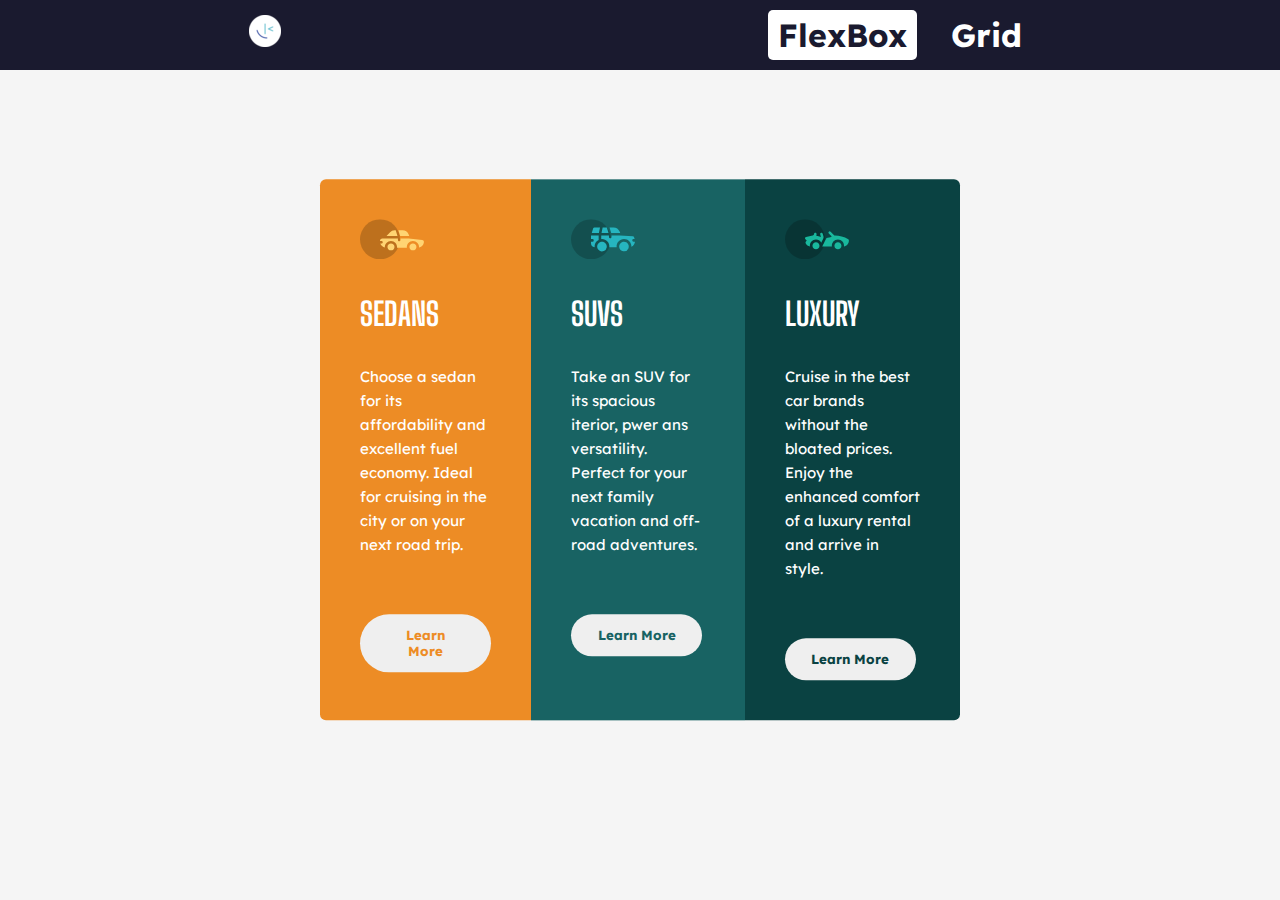
<file: index.html>
<!DOCTYPE html>
<html lang="en">
<head>
  <meta charset="UTF-8">
  <meta http-equiv="X-UA-Compatible" content="IE=edge">
  <meta name="viewport" content="width=device-width, initial-scale=1.0">
  <link rel="preconnect" href="https://fonts.googleapis.com">
  <link rel="preconnect" href="https://fonts.gstatic.com" crossorigin>
  <link href="https://fonts.googleapis.com/css2?family=Big+Shoulders+Display:wght@700&family=Lexend+Deca&display=swap" rel="stylesheet">
  <link rel="stylesheet" href="index.css">
  <title>FlexBox</title>
</head>
<body>
  <header>
    <nav>
      <div>
        <img src="./assets/favicon-32x32.png" alt="logo">
      </div>
      <div>
        <a href="index.html" class="active">FlexBox</a>
        <a href="grid.html">Grid</a>
      </div>
    </nav>
  </header>

  <main>
    <div class="brand sedans">
      <img src="./assets/icon-sedans.svg" alt="icon">
      <h2>SEDANS</h2>
      <p>Choose a sedan for its affordability and excellent fuel economy. Ideal for cruising in the city or on your next road trip.</p>
      <button class="a">Learn More</button>
    </div>

    <div class="brand suv">
      <img src="./assets/icon-suvs.svg" alt="icon">
      <h2>SUVS</h2>
      <p>Take an SUV for its spacious iterior, pwer ans versatility. Perfect for your next family vacation and off-road adventures.</p>
      <button class="b">Learn More</button>
    </div>

    <div class="brand luxury">
      <img src="./assets/icon-luxury.svg" alt="icon">
      <h2>LUXURY</h2>
      <p>Cruise in the best car brands without the bloated prices. Enjoy the enhanced comfort of a luxury rental and arrive in style.</p>
      <button class="c">Learn More</button>
    </div>
    
  </main>
  
</body>
</html>
</file>
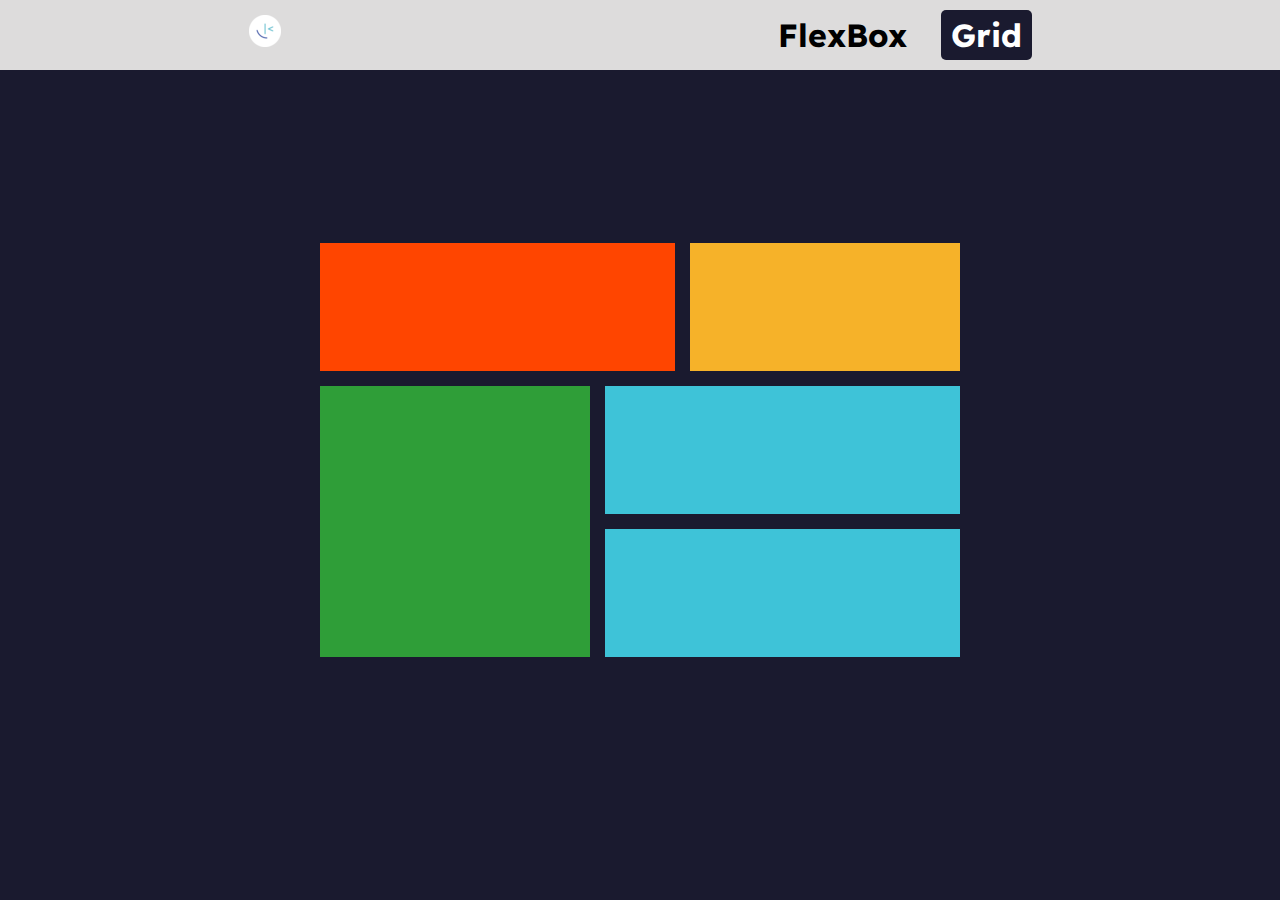
<file: grid.html>
<!DOCTYPE html>
<html lang="en">
<head>
  <meta charset="UTF-8">
  <meta http-equiv="X-UA-Compatible" content="IE=edge">
  <meta name="viewport" content="width=device-width, initial-scale=1.0">
  <link rel="preconnect" href="https://fonts.googleapis.com">
  <link rel="preconnect" href="https://fonts.gstatic.com" crossorigin>
  <link href="https://fonts.googleapis.com/css2?family=Big+Shoulders+Display:wght@700&family=Lexend+Deca&display=swap" rel="stylesheet">
  <link rel="stylesheet" href="grid.css">
  <title>Grid Layout</title>
</head>
<body>

  <header>
    <nav>
      <div>
        <img src="assets/favicon-32x32.png" alt="logo">
      </div>
      <div>
        <a href="index.html">FlexBox</a>
        <a href="grid.html" class="active">Grid</a>
      </div>
    </nav>
  </header>

  <main>
    <div class="block-a"></div>
    <div class="block-b"></div>
    <div class="block-c"></div>
    <div class="block-d"></div>
    <div class="block-e"></div>
  </main>
</body>
</html>
</file>
<file: index.css>
*{
  margin: 0;
  padding: 0;
  box-sizing: border-box;
}
body{
  background: whitesmoke;
  font-family: 'Big Shoulders Display', cursive;
  font-family: 'Lexend Deca', sans-serif;
}
header{
  width: 100%;
  height: 70px;
  padding: 15px;
  background: #1a1a2f;
}
header nav{
  display: flex;
  justify-content: space-around;
}
header a{
  margin-left: 20px;
  padding: 5px 10px;
  border-radius: 5px;
  text-decoration: none;
  font-size: 2em;
  font-weight: bold;
  color: white;
  transition: .3s;
}
header .active{
  background: white;
  color: #1a1a2f;
}
header a:hover{
  background: white;
  color: #1a1a2f;
}
main{
  width: 50%;
  margin: 0;
  position: absolute;
  top: 50%;
  left: 50%;
  display: flex;
  transform: translate(-50%, -50%);
}
main div{
  padding: 2.5em;
}
.sedans{
  background-color: #ed8c25;
  border-radius: 6px 0 0 6px;
}
.suv{
  background-color: #186363;
}
.luxury{
  background-color: #0a4242;
  border-radius: 0 6px 6px 0;
}
.brand{
  color: white;
}
.brand h2{
  font-size: 2em;
  margin: 1em 0;
  font-family: 'Big Shoulders Display', cursive; 
  font-weight: 700;
}
.brand p{
  font-size: 15px;
  font-weight: 400;
  margin: 2em 0;
  line-height: 1.6;
}
button{
  font-family: Lexend Deca;
  font-weight: bold;
  padding: 1em 2em;
  border: none;
  border-radius: 30px;
  margin: 2em 0 0 0;
  cursor: pointer;
  transition: .3s;
}
.brand .a{
  color: #ed8c25;
}
.brand .b{
  color: #186363;
}
.brand .c{
  color: #0a4242;
}
.brand .a:hover{
  background: #ed8c25;
  color: #fff;
  border: 1px solid #fff;
}
.brand .b:hover{
  background: #186363;
  color: #fff;
  border: 1px solid #fff;
}
.brand .c:hover{
  background: #0a4242;
  color: #fff;
  border: 1px solid #fff;
}
</file>
<file: grid.css>
*{
  margin: 0;
  padding: 0;
  box-sizing: border-box;
}
body{
  background: #1a1a2f;
  font-family: 'Big Shoulders Display', cursive;
  font-family: 'Lexend Deca', sans-serif;
}
header{
  width: 100%;
  height: 70px;
  padding: 15px;
  background: rgb(221, 220, 220);
}
header nav{
  display: flex;
  justify-content: space-around;
}
header a{
  margin-left: 20px;
  padding: 5px 10px;
  border-radius: 5px;
  text-decoration: none;
  font-size: 2em;
  font-weight: bold;
  color: black;
  transition: .3s;
}
header .active{
  background: #1a1a2f;
  color: white;
}
header a:hover{
  background: #1a1a2f;
  color: white;
}
main{
  width: 50%;
  margin: 0;
  position: absolute;
  top: 50%;
  left: 50%;
  transform: translate(-50%, -50%);
  display: grid;
  grid-template-areas: 
  'a a a b b'
  'a a a b b'
  'c c d d d'
  'c c e e e'
  ;
  gap: 15px;
}
main div{
  padding: 4em;

}
.block-a{
  background: orangered;
  grid-area: a;
}
.block-b{
  background: #f6b229;
  grid-area: b;
}
.block-c{
  background: #2f9e38;
  grid-area: c;
}
.block-d{
  background: #3ec3d8;
  grid-area: d;
}
.block-e{
  background: #3ec3d8;
  grid-area: e;
}
</file>
